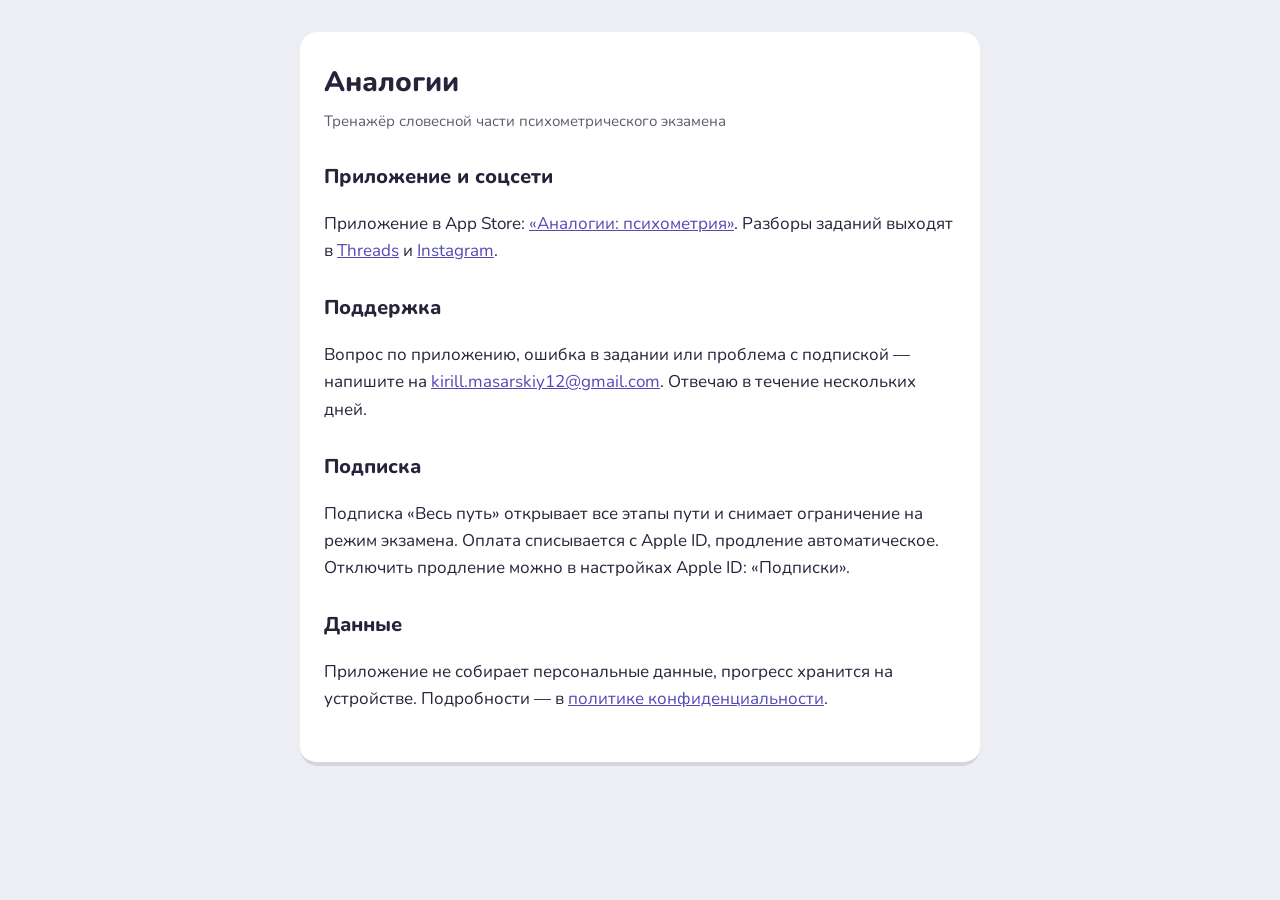
<file: index.html>
<!doctype html>
<html lang="ru">
  <head>
    <meta charset="utf-8" />
    <meta name="viewport" content="width=device-width, initial-scale=1" />
    <title>Аналогии — поддержка</title>
    <link rel="preconnect" href="https://fonts.googleapis.com" />
    <link rel="preconnect" href="https://fonts.gstatic.com" crossorigin />
    <link href="https://fonts.googleapis.com/css2?family=Nunito:wght@400;700;800&display=swap" rel="stylesheet" />
    <link rel="icon" href="icon.png" />
    <link rel="stylesheet" href="style.css" />
  </head>
  <body>
    <main>
      <h1>Аналогии</h1>
      <p class="date">Тренажёр словесной части психометрического экзамена</p>

      <h2>Приложение и соцсети</h2>
      <p>
        Приложение в App Store:
        <a href="https://apps.apple.com/app/id6815379846">«Аналогии: психометрия»</a>.
        Разборы заданий выходят в
        <a href="https://www.threads.com/@analogii2026">Threads</a> и
        <a href="https://www.instagram.com/analogii2026/">Instagram</a>.
      </p>

      <h2>Поддержка</h2>
      <p>
        Вопрос по приложению, ошибка в задании или проблема с подпиской — напишите на
        <a href="mailto:kirill.masarskiy12@gmail.com">kirill.masarskiy12@gmail.com</a>.
        Отвечаю в течение нескольких дней.
      </p>

      <h2>Подписка</h2>
      <p>
        Подписка «Весь путь» открывает все этапы пути и снимает ограничение на режим
        экзамена. Оплата списывается с Apple ID, продление автоматическое. Отключить
        продление можно в настройках Apple ID: «Подписки».
      </p>

      <h2>Данные</h2>
      <p>
        Приложение не собирает персональные данные, прогресс хранится на устройстве.
        Подробности — в <a href="privacy.html">политике конфиденциальности</a>.
      </p>
    </main>
  </body>
</html>
</file>
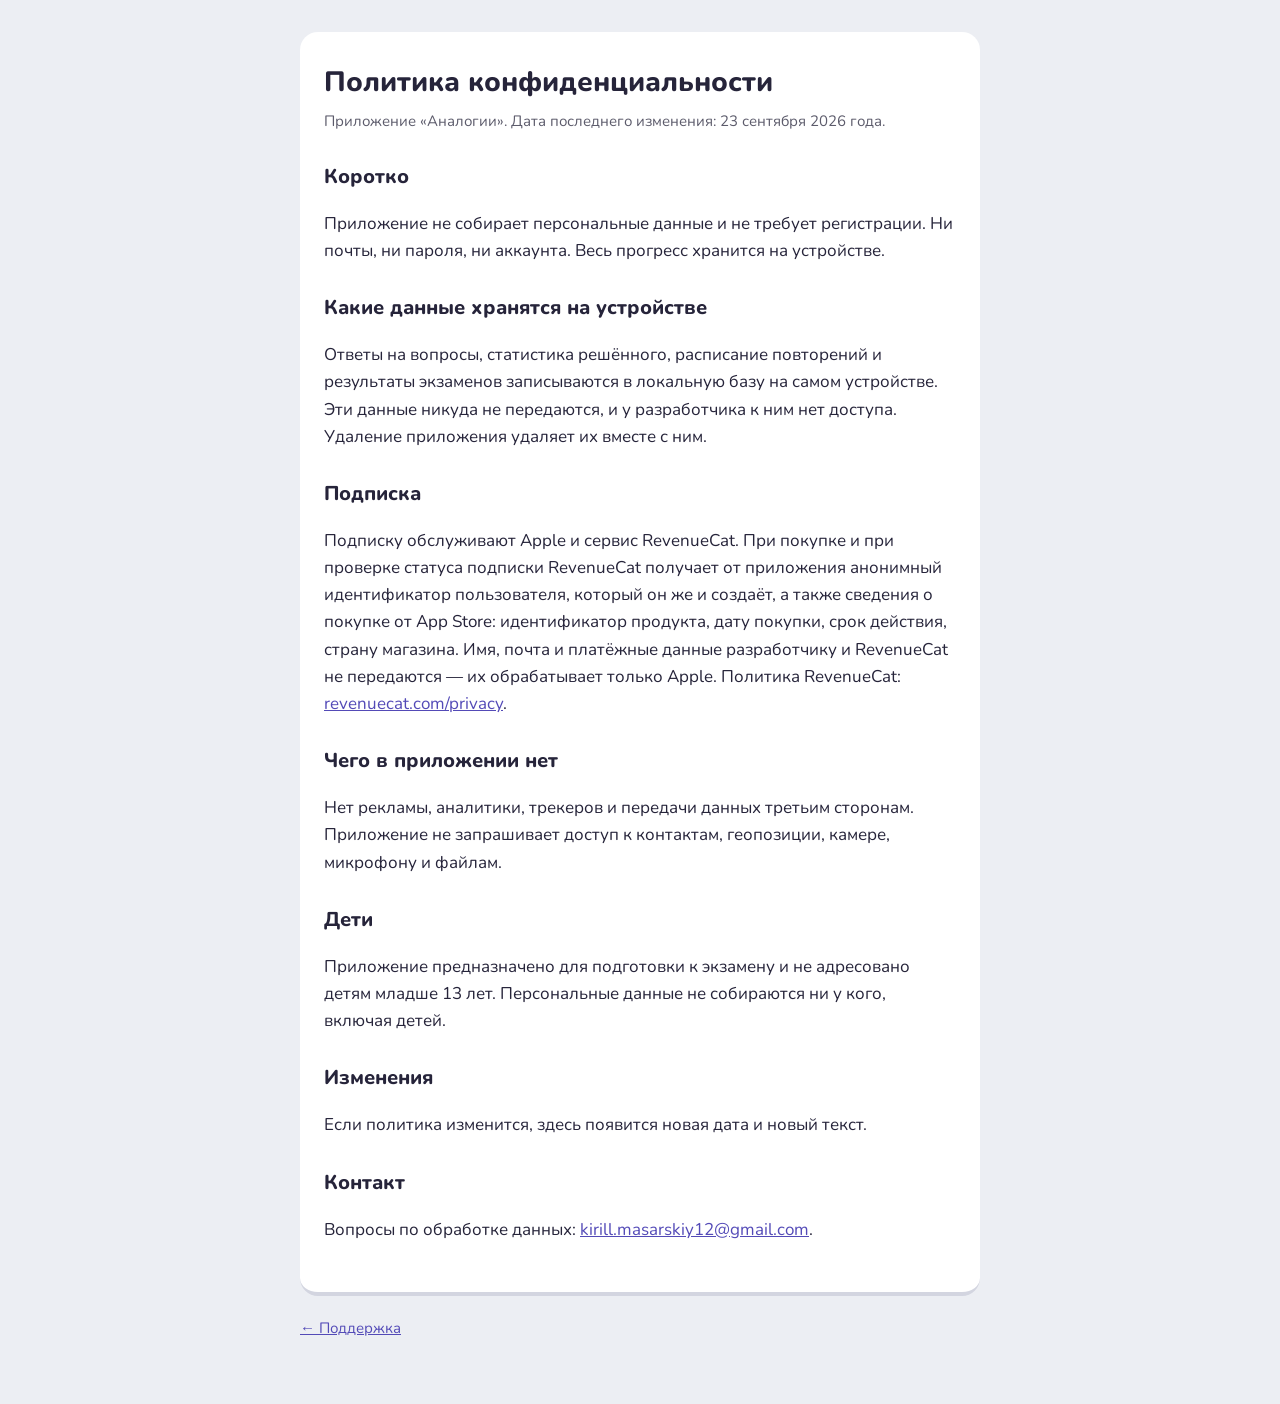
<file: privacy.html>
<!doctype html>
<html lang="ru">
  <head>
    <meta charset="utf-8" />
    <meta name="viewport" content="width=device-width, initial-scale=1" />
    <title>Аналогии — политика конфиденциальности</title>
    <link rel="preconnect" href="https://fonts.googleapis.com" />
    <link rel="preconnect" href="https://fonts.gstatic.com" crossorigin />
    <link href="https://fonts.googleapis.com/css2?family=Nunito:wght@400;700;800&display=swap" rel="stylesheet" />
    <link rel="icon" href="icon.png" />
    <link rel="stylesheet" href="style.css" />
  </head>
  <body>
    <main>
      <h1>Политика конфиденциальности</h1>
      <p class="date">Приложение «Аналогии». Дата последнего изменения: 23 сентября 2026 года.</p>

      <h2>Коротко</h2>
      <p>
        Приложение не собирает персональные данные и не требует регистрации. Ни почты,
        ни пароля, ни аккаунта. Весь прогресс хранится на устройстве.
      </p>

      <h2>Какие данные хранятся на устройстве</h2>
      <p>
        Ответы на вопросы, статистика решённого, расписание повторений и результаты
        экзаменов записываются в локальную базу на самом устройстве. Эти данные никуда
        не передаются, и у разработчика к ним нет доступа. Удаление приложения удаляет
        их вместе с ним.
      </p>

      <h2>Подписка</h2>
      <p>
        Подписку обслуживают Apple и сервис RevenueCat. При покупке и при проверке
        статуса подписки RevenueCat получает от приложения анонимный идентификатор
        пользователя, который он же и создаёт, а также сведения о покупке от App Store:
        идентификатор продукта, дату покупки, срок действия, страну магазина. Имя, почта
        и платёжные данные разработчику и RevenueCat не передаются — их обрабатывает
        только Apple. Политика RevenueCat:
        <a href="https://www.revenuecat.com/privacy">revenuecat.com/privacy</a>.
      </p>

      <h2>Чего в приложении нет</h2>
      <p>
        Нет рекламы, аналитики, трекеров и передачи данных третьим сторонам. Приложение
        не запрашивает доступ к контактам, геопозиции, камере, микрофону и файлам.
      </p>

      <h2>Дети</h2>
      <p>
        Приложение предназначено для подготовки к экзамену и не адресовано детям младше
        13 лет. Персональные данные не собираются ни у кого, включая детей.
      </p>

      <h2>Изменения</h2>
      <p>Если политика изменится, здесь появится новая дата и новый текст.</p>

      <h2>Контакт</h2>
      <p>
        Вопросы по обработке данных:
        <a href="mailto:kirill.masarskiy12@gmail.com">kirill.masarskiy12@gmail.com</a>.
      </p>
    </main>
    <footer><a href="index.html">← Поддержка</a></footer>
  </body>
</html>
</file>
<file: style.css>
:root {
  --bg: #eceef3;
  --card: #ffffff;
  --edge: #d3d5e0;
  --fg: #26243a;
  --muted: #5c5b6b;
  --accent: #534ab7;
}

* { box-sizing: border-box; }

body {
  margin: 0;
  padding: 32px 16px 64px;
  background: var(--bg);
  color: var(--fg);
  font-family: Nunito, -apple-system, BlinkMacSystemFont, "Segoe UI", sans-serif;
  font-size: 17px;
  line-height: 1.6;
}

main {
  max-width: 680px;
  margin: 0 auto;
  background: var(--card);
  border-bottom: 4px solid var(--edge);
  border-radius: 18px;
  padding: 28px 24px 32px;
}

h1 { font-size: 28px; font-weight: 800; margin: 0 0 4px; }
h2 { font-size: 20px; font-weight: 800; margin: 28px 0 8px; }
p, li { color: var(--fg); }
.date { color: var(--muted); font-size: 15px; margin: 0 0 24px; }
a { color: var(--accent); }
footer { max-width: 680px; margin: 20px auto 0; color: var(--muted); font-size: 15px; }
</file>
